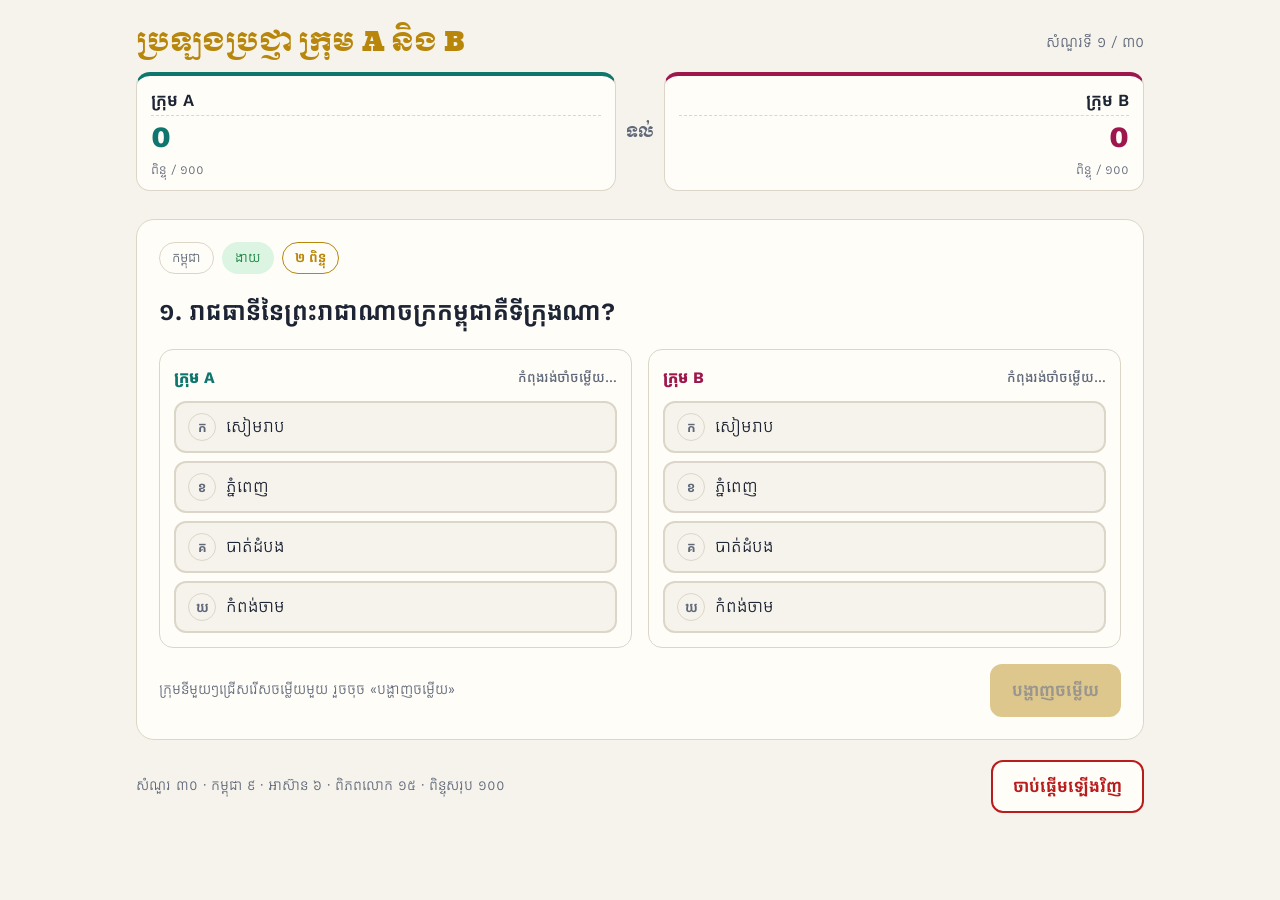
<file: general.html>
<!DOCTYPE html>
<html lang="km">
<head>
<meta charset="utf-8">
<meta name="viewport" content="width=device-width, initial-scale=1, viewport-fit=cover">
<title>ប្រឡងប្រជ្ញា ក្រុម A និង B</title>
<link rel="canonical" href="general.html">
<meta name="description" content="ល្បែងសំណួរចំណេះដឹងទូទៅជាភាសាខ្មែរ សម្រាប់ក្រុមពីរប្រកួតគ្នា៖ សំណួរ ៣០ អំពីកម្ពុជា អាស៊ាន និងពិភពលោក ពិន្ទុសរុប ១០០។">
<meta property="og:title" content="ប្រឡងប្រជ្ញា ក្រុម A និង B">
<meta property="og:description" content="សំណួរចំណេះដឹងទូទៅ ៣០ · កម្ពុជា · អាស៊ាន · ពិភពលោក · ពិន្ទុសរុប ១០០">
<meta property="og:type" content="website">
<meta name="theme-color" content="#1d2433">
<link rel="icon" href="data:image/svg+xml,%3Csvg xmlns='http://www.w3.org/2000/svg' viewBox='0 0 64 64'%3E%3Crect width='64' height='64' rx='14' fill='%231d2433'/%3E%3Ctext x='32' y='44' font-size='34' text-anchor='middle' font-family='serif' fill='%23e2b236'%3E%3F%3C/text%3E%3C/svg%3E">
<link rel="preconnect" href="https://fonts.googleapis.com">
<link rel="preconnect" href="https://fonts.gstatic.com" crossorigin>
<link rel="stylesheet" href="https://fonts.googleapis.com/css2?family=Kantumruy+Pro:wght@400;500;600;700&family=Moul&display=swap">
<style>
/* Layout: one game board — sticky scoreboard on top, one question card in the middle, two team answer columns side by side (stack on phone). */
:root{
  --bg:#f6f3ec;          /* warm paper */
  --panel:#fffdf8;
  --ink:#1d2433;
  --muted:#5f6878;
  --line:#dcd6c8;
  --gold:#b8860b;        /* accent, Angkor gold */
  --teamA:#0f766e;       /* teal */
  --teamA-soft:#d9f0ec;
  --teamB:#9d174d;       /* plum */
  --teamB-soft:#f8dde9;
  --ok:#15803d; --ok-soft:#dcf5e3;
  --bad:#b91c1c; --bad-soft:#fde2e2;
  --display:"Moul","Kantumruy Pro",serif;
  --body:"Kantumruy Pro","Noto Sans Khmer",system-ui,sans-serif;
}
@media (prefers-color-scheme: dark){
  :root:not([data-theme="light"]){
    --bg:#15181f; --panel:#1e222b; --ink:#eef0f3; --muted:#a3abb8; --line:#333a47;
    --gold:#e2b236; --teamA:#3ccbbb; --teamA-soft:#153a37; --teamB:#f06aa5; --teamB-soft:#44192c;
    --ok:#4ade80; --ok-soft:#163a24; --bad:#f87171; --bad-soft:#44201f; color-scheme:dark;
  }
}
:root[data-theme="dark"]{
  --bg:#15181f; --panel:#1e222b; --ink:#eef0f3; --muted:#a3abb8; --line:#333a47;
  --gold:#e2b236; --teamA:#3ccbbb; --teamA-soft:#153a37; --teamB:#f06aa5; --teamB-soft:#44192c;
  --ok:#4ade80; --ok-soft:#163a24; --bad:#f87171; --bad-soft:#44201f; color-scheme:dark;
}
*{box-sizing:border-box}
body{background:var(--bg);color:var(--ink);font-family:var(--body);font-size:17px;line-height:1.7;margin:0}
button{font:inherit;cursor:pointer;color:inherit}
button:focus-visible,input:focus-visible{outline:3px solid var(--gold);outline-offset:2px}
.wrap{max-width:1040px;margin:0 auto;padding-block:16px 48px;padding-left:max(16px,env(safe-area-inset-left,0px));padding-right:max(16px,env(safe-area-inset-right,0px));display:grid;gap:20px}

/* scoreboard */
body::before{content:"";position:fixed;inset:0 0 auto;height:env(safe-area-inset-top,0px);z-index:10;background:var(--bg)}
.board{position:sticky;top:env(safe-area-inset-top,0px);z-index:5;background:var(--bg);padding-block:8px;display:grid;gap:10px}
.head{display:flex;justify-content:space-between;align-items:center;gap:12px;flex-wrap:wrap}
h1{font-family:var(--display);font-weight:400;font-size:clamp(1.15rem,3vw,1.6rem);margin:0;line-height:1.5;color:var(--gold);text-wrap:balance}
.progress{color:var(--muted);font-size:.95rem;font-variant-numeric:tabular-nums}
.scores{display:grid;grid-template-columns:1fr auto 1fr;gap:10px;align-items:stretch}
.score{background:var(--panel);border:1px solid var(--line);border-radius:14px;padding:10px 14px;display:grid;gap:2px;min-width:0;border-top:4px solid var(--teamA)}
.score.b{border-top-color:var(--teamB);text-align:right}
.score input{font:inherit;font-weight:600;background:transparent;border:0;border-bottom:1px dashed var(--line);color:var(--ink);width:100%;min-width:0;padding:0}
.score.b input{text-align:right}
.score .num{font-size:2rem;font-weight:700;line-height:1.2;font-variant-numeric:tabular-nums;color:var(--teamA)}
.score.b .num{color:var(--teamB)}
.score small{color:var(--muted);font-size:.8rem}
.vs{align-self:center;font-family:var(--display);color:var(--muted);font-size:.9rem}

/* question card */
.card{background:var(--panel);border:1px solid var(--line);border-radius:18px;padding:22px;display:grid;gap:16px}
.meta{display:flex;gap:8px;flex-wrap:wrap;align-items:center}
.chip{font-size:.85rem;padding:3px 12px;border-radius:999px;border:1px solid var(--line);color:var(--muted)}
.chip.pts{border-color:var(--gold);color:var(--gold);font-weight:600}
.chip.lv1{background:var(--ok-soft);border-color:transparent;color:var(--ok)}
.chip.lv2{background:#fff3cd33;border-color:var(--gold);color:var(--gold)}
.chip.lv3{background:var(--bad-soft);border-color:transparent;color:var(--bad)}
.q{font-size:clamp(1.2rem,2.6vw,1.55rem);font-weight:600;line-height:1.75;margin:0;text-wrap:balance}

.teams{display:grid;grid-template-columns:1fr 1fr;gap:16px}
@media (max-width:680px){.teams{grid-template-columns:1fr}.scores{grid-template-columns:1fr 1fr}.vs{display:none}}
.team{border:1px solid var(--line);border-radius:14px;padding:14px;display:grid;gap:10px;min-width:0;align-content:start}
.team h2{margin:0;font-size:1rem;font-weight:700;display:flex;justify-content:space-between;align-items:center;gap:8px}
.team.a h2{color:var(--teamA)} .team.b h2{color:var(--teamB)}
.team .state{font-size:.85rem;font-weight:500;color:var(--muted)}
.opts{display:grid;gap:8px}
.opt{display:flex;gap:10px;align-items:flex-start;text-align:left;width:100%;background:var(--bg);border:2px solid var(--line);border-radius:12px;padding:10px 12px;line-height:1.55;transition:border-color .15s,background .15s}
.opt .k{flex:0 0 28px;height:28px;border-radius:50%;border:1px solid var(--line);display:grid;place-items:center;font-size:.85rem;font-weight:600;color:var(--muted)}
.opt:hover:not(:disabled){border-color:var(--muted)}
.team.a .opt.sel{border-color:var(--teamA);background:var(--teamA-soft)} .team.a .opt.sel .k{background:var(--teamA);color:#fff;border-color:var(--teamA)}
.team.b .opt.sel{border-color:var(--teamB);background:var(--teamB-soft)} .team.b .opt.sel .k{background:var(--teamB);color:#fff;border-color:var(--teamB)}
.opt.right{border-color:var(--ok)!important;background:var(--ok-soft)!important}
.opt.right .k{background:var(--ok)!important;border-color:var(--ok)!important;color:#fff!important}
.opt.wrong{border-color:var(--bad)!important;background:var(--bad-soft)!important}
.opt.wrong .k{background:var(--bad)!important;border-color:var(--bad)!important;color:#fff!important}
.opt:disabled{cursor:default;opacity:.92}
.result{font-weight:700;font-size:.95rem}
.result.ok{color:var(--ok)} .result.bad{color:var(--bad)}

.actions{display:flex;gap:10px;flex-wrap:wrap;justify-content:space-between;align-items:center}
.btn{border-radius:12px;padding:10px 20px;font-weight:600;border:2px solid var(--line);background:var(--panel)}
.btn.primary{background:var(--gold);border-color:var(--gold);color:#1d1a10}
.btn.primary:disabled{opacity:.45;cursor:not-allowed}
.btn.ghost{border-color:transparent;color:var(--muted);padding:8px 12px}
.btn.danger{color:var(--bad);border-color:var(--bad)}
.hint{color:var(--muted);font-size:.9rem}
.answerline{padding:12px 14px;border-radius:12px;background:var(--ok-soft);color:var(--ok);font-weight:600;border:1px solid var(--ok)}

/* final */
.final{text-align:center;display:grid;gap:14px;justify-items:center}
.final .winner{font-family:var(--display);font-size:clamp(1.3rem,4vw,2rem);color:var(--gold);line-height:1.7}
.final table{border-collapse:collapse;width:100%;max-width:520px;font-variant-numeric:tabular-nums}
.final td,.final th{padding:8px 10px;border-bottom:1px solid var(--line);text-align:left}
.final td:not(:first-child),.final th:not(:first-child){text-align:right}
.confirm{display:flex;gap:10px;align-items:center;flex-wrap:wrap;background:var(--bad-soft);border:1px solid var(--bad);border-radius:12px;padding:10px 14px;color:var(--ink)}
@media (prefers-reduced-motion:no-preference){.card{animation:in .25s ease}@keyframes in{from{opacity:.6;transform:translateY(4px)}to{opacity:1;transform:none}}}
</style>
<style>html{color-scheme:light}:root{padding-top:env(safe-area-inset-top,0px);padding-bottom:env(safe-area-inset-bottom,0px)}</style>
</head>
<body>
<div class="wrap">
  <header class="board">
    <div class="head">
      <h1>ប្រឡងប្រជ្ញា ក្រុម A និង B</h1>
      <div class="progress" id="progress"></div>
    </div>
    <div class="scores">
      <div class="score a"><input id="nameA" value="ក្រុម A" aria-label="ឈ្មោះក្រុម A"><div class="num" id="scoreA">០</div><small>ពិន្ទុ / ១០០</small></div>
      <div class="vs">ទល់</div>
      <div class="score b"><input id="nameB" value="ក្រុម B" aria-label="ឈ្មោះក្រុម B"><div class="num" id="scoreB">០</div><small>ពិន្ទុ / ១០០</small></div>
    </div>
  </header>

  <main id="main"></main>

  <footer class="actions">
    <span class="hint">សំណួរ ៣០ · កម្ពុជា ៩ · អាស៊ាន ៦ · ពិភពលោក ១៥ · ពិន្ទុសរុប ១០០</span>
    <div id="resetZone"><button class="btn danger" id="resetBtn">ចាប់ផ្តើមឡើងវិញ</button></div>
  </footer>
</div>

<script>
// cat: KH = Cambodia, AS = ASEAN, WD = World.  pts: 2 easy, 3 medium, 5 hard.  a = index of correct option.
const QUESTIONS = [
 {cat:"KH",pts:2,q:"រាជធានីនៃព្រះរាជាណាចក្រកម្ពុជាគឺទីក្រុងណា?",o:["សៀមរាប","ភ្នំពេញ","បាត់ដំបង","កំពង់ចាម"],a:1},
 {cat:"WD",pts:2,q:"ទ្វីបណាធំជាងគេលើពិភពលោក?",o:["អាហ្វ្រិក","អឺរ៉ុប","អាស៊ី","អាមេរិកខាងជើង"],a:2},
 {cat:"AS",pts:2,q:"រាជធានីនៃប្រទេសថៃគឺទីក្រុងណា?",o:["ឈៀងម៉ៃ","ភូកេត","បាងកក","ប៉ាតាយ៉ា"],a:2},
 {cat:"KH",pts:3,q:"ប្រាសាទអង្គរវត្តត្រូវបានកសាងឡើងក្នុងរជ្ជកាលព្រះបាទណា?",o:["ជ័យវរ្ម័នទី៧","សូរ្យវរ្ម័នទី២","យសោវរ្ម័នទី១","ឥន្ទ្រវរ្ម័នទី១"],a:1},
 {cat:"WD",pts:3,q:"ទន្លេណាវែងជាងគេលើពិភពលោក?",o:["អាម៉ាហ្សូន","យ៉ង់សេ","មីស៊ីស៊ីពី","នីល"],a:3},
 {cat:"WD",pts:2,q:"ភពណាធំជាងគេក្នុងប្រព័ន្ធព្រះអាទិត្យ?",o:["ភពសៅរ៍","ភពព្រហស្បតិ៍","ភពផែនដី","ភពអង្គារ"],a:1},
 {cat:"AS",pts:3,q:"សមាគមប្រជាជាតិអាស៊ីអាគ្នេយ៍ (អាស៊ាន) ត្រូវបានបង្កើតឡើងនៅឆ្នាំណា?",o:["១៩៤៥","១៩៦៧","១៩៧៥","១៩៩៩"],a:1},
 {cat:"KH",pts:2,q:"រូបិយប័ណ្ណផ្លូវការរបស់ប្រទេសកម្ពុជាមានឈ្មោះថាអ្វី?",o:["បាត","គីប","រៀល","ដុង"],a:2},
 {cat:"WD",pts:5,q:"ប្រទេសណាមានតំបន់ម៉ោង (time zones) ច្រើនជាងគេលើពិភពលោក?",o:["រុស្ស៊ី","សហរដ្ឋអាមេរិក","បារាំង","ចិន"],a:2},
 {cat:"WD",pts:2,q:"មហាសមុទ្រណាធំជាងគេលើពិភពលោក?",o:["អាត្លង់ទិក","ឥណ្ឌា","អាក់ទិក","ប៉ាស៊ីហ្វិក"],a:3},
 {cat:"KH",pts:3,q:"កម្ពុជាទទួលបានឯករាជ្យពេញលេញពីបារាំង នៅថ្ងៃទី៩ ខែវិច្ឆិកា ឆ្នាំណា?",o:["១៩៤៥","១៩៤៩","១៩៥៣","១៩៧០"],a:2},
 {cat:"AS",pts:5,q:"កោះណាធំជាងគេនៅតំបន់អាស៊ីអាគ្នេយ៍?",o:["ស៊ូម៉ាត្រា","បូណេអូ","ជ្វា","លូសុន"],a:1},
 {cat:"WD",pts:3,q:"រាជធានីនៃប្រទេសកាណាដាគឺទីក្រុងណា?",o:["តូរ៉ុនតូ","វ៉ាន់គូវើ","ម៉ុងរេអាល់","អូតាវ៉ា"],a:3},
 {cat:"WD",pts:2,q:"ប្រទេសណាត្រូវបានគេហៅថា «ទឹកដីនៃព្រះអាទិត្យរះ»?",o:["ចិន","កូរ៉េខាងត្បូង","ជប៉ុន","វៀតណាម"],a:2},
 {cat:"KH",pts:5,q:"ប្រាសាទព្រះវិហារត្រូវបានចុះក្នុងបញ្ជីបេតិកភណ្ឌពិភពលោករបស់អង្គការយូណេស្កូនៅឆ្នាំណា?",o:["១៩៩២","២០០៣","២០០៨","២០១៧"],a:2},
 {cat:"WD",pts:3,q:"អង្គការសហប្រជាជាតិត្រូវបានបង្កើតឡើងនៅឆ្នាំណា?",o:["១៩១៩","១៩៣៩","១៩៤៥","១៩៥០"],a:2},
 {cat:"AS",pts:2,q:"ប្រទេសណាក្នុងអាស៊ានមានផ្ទៃដីតូចជាងគេ?",o:["ប្រ៊ុយណេ","សិង្ហបុរី","កម្ពុជា","ឡាវ"],a:1},
 {cat:"WD",pts:5,q:"ប្រទេសណាមានចំនួនកោះច្រើនជាងគេលើពិភពលោក?",o:["ឥណ្ឌូនេស៊ី","ហ្វីលីពីន","ស៊ុយអែត","ជប៉ុន"],a:2},
 {cat:"KH",pts:3,q:"ទីក្រុងអង្គរធំ និងប្រាសាទបាយ័ន ត្រូវបានកសាងឡើងដោយព្រះបាទណា?",o:["ជ័យវរ្ម័នទី៧","សូរ្យវរ្ម័នទី១","ជ័យវរ្ម័នទី២","ឧទ័យទិត្យវរ្ម័នទី២"],a:0},
 {cat:"WD",pts:3,q:"អ្នកណាជាមនុស្សដំបូងគេដែលបានដើរលើភពព្រះចន្ទ?",o:["យូរី ហ្គាហ្គារីន","ប៊ាស អលឌ្រីន","នីល អាមស្ត្រុង","ចន ហ្គ្លេន"],a:2},
 {cat:"AS",pts:3,q:"ទីស្នាក់ការកណ្តាលរបស់អាស៊ានស្ថិតនៅទីក្រុងណា?",o:["បាងកក","កូឡាឡាំពួរ","ហ្សាកាតា","សិង្ហបុរី"],a:2},
 {cat:"WD",pts:5,q:"ភាសាណាមានអ្នកនិយាយជាភាសាកំណើតច្រើនជាងគេលើពិភពលោក?",o:["អង់គ្លេស","ហិណ្ឌី","អេស្ប៉ាញ","ចិនកុកងឺ"],a:3},
 {cat:"KH",pts:5,q:"ភ្នំណាខ្ពស់ជាងគេនៅប្រទេសកម្ពុជា?",o:["ភ្នំបូកគោ","ភ្នំឱរ៉ាល់","ភ្នំគូលែន","ភ្នំសំកុស"],a:1},
 {cat:"WD",pts:2,q:"ទីស្នាក់ការកណ្តាលអង្គការសហប្រជាជាតិស្ថិតនៅទីក្រុងណា?",o:["ហ្សឺណែវ","ញូវយ៉ក","ប៉ារីស","ឡុងដ៍"],a:1},
 {cat:"WD",pts:3,q:"ប្រទេសណាមានចំនួនប្រជាជនច្រើនជាងគេលើពិភពលោកនាពេលបច្ចុប្បន្ន?",o:["ចិន","ឥណ្ឌា","សហរដ្ឋអាមេរិក","ឥណ្ឌូនេស៊ី"],a:1},
 {cat:"AS",pts:5,q:"ប្រទេសណាក្នុងអាស៊ីអាគ្នេយ៍ដែលមិនធ្លាប់ស្ថិតក្រោមអាណានិគមអឺរ៉ុប?",o:["មីយ៉ាន់ម៉ា","វៀតណាម","ថៃ","ហ្វីលីពីន"],a:2},
 {cat:"WD",pts:5,q:"រាជធានីនៃប្រទេសកាហ្សាក់ស្ថានគឺទីក្រុងណា?",o:["តាស្កិន","អាល់ម៉ាទី","អាស្តាណា","ប៊ីស្កេក"],a:2},
 {cat:"KH",pts:2,q:"ប្រាសាទអង្គរវត្តស្ថិតនៅក្នុងខេត្តណា?",o:["បាត់ដំបង","សៀមរាប","កំពង់ធំ","ព្រះវិហារ"],a:1},
 {cat:"WD",pts:5,q:"កំពូលភ្នំអេវើរេស្ត មានកម្ពស់ប្រហែលប៉ុន្មានម៉ែត្រពីលើនីវ៉ូទឹកសមុទ្រ?",o:["៧.៩៥០ ម","៨.៨៤៩ ម","៩.៣០០ ម","៨.១២៥ ម"],a:1},
 {cat:"KH",pts:5,q:"ខេត្តណាមានផ្ទៃដីធំជាងគេនៅប្រទេសកម្ពុជា?",o:["រតនគិរី","ក្រចេះ","មណ្ឌលគិរី","កំពង់ធំ"],a:2},
];
const CAT = {KH:"កម្ពុជា", AS:"អាស៊ាន", WD:"ពិភពលោក"};
const LEVEL = {2:["ងាយ","lv1"], 3:["មធ្យម","lv2"], 5:["ពិបាក","lv3"]};
const LETTERS = ["ក","ខ","គ","ឃ"];
const KEY = "khmer-team-quiz-v1";
const km = n => String(n).replace(/\d/g, d => "០១២៣៤៥៦៧៨៩"[d]);

const fresh = () => ({i:0, picks:[], revealed:false, scoreA:0, scoreB:0, nameA:"ក្រុម A", nameB:"ក្រុម B", log:[]});
let S = fresh();
try { const raw = localStorage.getItem(KEY); if (raw) { const p = JSON.parse(raw); if (p && typeof p.i === "number") S = Object.assign(fresh(), p); } } catch (e) {}
const save = () => { try { localStorage.setItem(KEY, JSON.stringify(S)); } catch (e) {} };

const $ = id => document.getElementById(id);
const main = $("main");
let confirming = false;

function pick(team, idx){ if (S.revealed) return; S.picks[S.i] = S.picks[S.i] || {}; S.picks[S.i][team] = idx; save(); render(); }
function reveal(){
  const q = QUESTIONS[S.i], p = S.picks[S.i] || {};
  const gA = p.A === q.a, gB = p.B === q.a;
  if (gA) S.scoreA += q.pts; if (gB) S.scoreB += q.pts;
  S.log[S.i] = {A:gA, B:gB}; S.revealed = true; save(); render();
}
function next(){ S.i += 1; S.revealed = false; save(); render(); }
function reset(){ S = fresh(); save(); confirming = false; render(); }

function teamPanel(team, q, p, done){
  const chosen = p[team];
  const name = team === "A" ? S.nameA : S.nameB;
  let state = chosen == null ? "កំពុងរង់ចាំចម្លើយ…" : (done ? "" : "បានជ្រើសរើស ✓");
  let result = "";
  if (done) result = chosen == null ? `<div class="result bad">មិនបានឆ្លើយ · ០ ពិន្ទុ</div>`
    : chosen === q.a ? `<div class="result ok">ត្រឹមត្រូវ! +${km(q.pts)} ពិន្ទុ</div>`
    : `<div class="result bad">ខុស · ០ ពិន្ទុ</div>`;
  const opts = q.o.map((t,i) => {
    let cls = "opt"; if (!done && chosen === i) cls += " sel";
    if (done) { if (i === q.a) cls += " right"; else if (chosen === i) cls += " wrong"; }
    return `<button class="${cls}" ${done ? "disabled" : ""} data-team="${team}" data-i="${i}" aria-pressed="${chosen===i}"><span class="k">${LETTERS[i]}</span><span>${t}</span></button>`;
  }).join("");
  return `<section class="team ${team.toLowerCase()}"><h2><span>${name}</span><span class="state">${state}</span></h2><div class="opts">${opts}</div>${result}</section>`;
}

function render(){
  $("scoreA").textContent = km(S.scoreA); $("scoreB").textContent = km(S.scoreB);
  if (document.activeElement !== $("nameA")) $("nameA").value = S.nameA;
  if (document.activeElement !== $("nameB")) $("nameB").value = S.nameB;
  $("resetZone").innerHTML = confirming
    ? `<div class="confirm"><span>លុបពិន្ទុទាំងអស់ ហើយចាប់ផ្តើមពីសំណួរទី១?</span><button class="btn danger" id="resetYes">បាទ/ចាស ចាប់ផ្តើមឡើងវិញ</button><button class="btn ghost" id="resetNo">ទេ</button></div>`
    : `<button class="btn danger" id="resetBtn">ចាប់ផ្តើមឡើងវិញ</button>`;

  if (S.i >= QUESTIONS.length) {
    $("progress").textContent = "បញ្ចប់ការប្រកួត";
    const a = S.scoreA, b = S.scoreB;
    const winner = a === b ? "ស្មើគ្នា!" : (a > b ? `${S.nameA} ឈ្នះ!` : `${S.nameB} ឈ្នះ!`);
    const rows = Object.keys(CAT).map(c => {
      let ta = 0, tb = 0, tot = 0;
      QUESTIONS.forEach((q,i) => { if (q.cat !== c) return; tot += q.pts; const l = S.log[i] || {}; if (l.A) ta += q.pts; if (l.B) tb += q.pts; });
      return `<tr><td>${CAT[c]}</td><td>${km(ta)}</td><td>${km(tb)}</td><td>${km(tot)}</td></tr>`;
    }).join("");
    main.innerHTML = `<div class="card final">
      <div class="winner">${winner}</div>
      <div style="font-size:1.4rem;font-weight:700;font-variant-numeric:tabular-nums"><span style="color:var(--teamA)">${S.nameA} ${km(a)}</span> &nbsp;·&nbsp; <span style="color:var(--teamB)">${S.nameB} ${km(b)}</span></div>
      <table><thead><tr><th>ប្រភេទ</th><th>${S.nameA}</th><th>${S.nameB}</th><th>ពិន្ទុអតិបរមា</th></tr></thead><tbody>${rows}</tbody></table>
      <button class="btn primary" id="playAgain">លេងម្តងទៀត</button></div>`;
    return;
  }

  const q = QUESTIONS[S.i], p = S.picks[S.i] || {}, done = S.revealed;
  const both = p.A != null && p.B != null;
  $("progress").textContent = `សំណួរទី ${km(S.i+1)} / ${km(QUESTIONS.length)}`;
  const [lvName, lvCls] = LEVEL[q.pts];
  main.innerHTML = `<article class="card">
    <div class="meta"><span class="chip">${CAT[q.cat]}</span><span class="chip ${lvCls}">${lvName}</span><span class="chip pts">${km(q.pts)} ពិន្ទុ</span></div>
    <h2 class="q">${km(S.i+1)}. ${q.q}</h2>
    <div class="teams">${teamPanel("A",q,p,done)}${teamPanel("B",q,p,done)}</div>
    ${done ? `<div class="answerline">ចម្លើយត្រឹមត្រូវ៖ ${LETTERS[q.a]}. ${q.o[q.a]}</div>` : ""}
    <div class="actions">
      <span class="hint">${done ? "" : (both ? "ក្រុមទាំងពីរបានឆ្លើយរួចហើយ" : "ក្រុមនីមួយៗជ្រើសរើសចម្លើយមួយ រួចចុច «បង្ហាញចម្លើយ»")}</span>
      ${done ? `<button class="btn primary" id="nextBtn">${S.i+1 === QUESTIONS.length ? "មើលលទ្ធផល" : "សំណួរបន្ទាប់ →"}</button>`
             : `<button class="btn primary" id="revealBtn" ${both ? "" : "disabled"}>បង្ហាញចម្លើយ</button>`}
    </div></article>`;
}

document.addEventListener("click", e => {
  const b = e.target.closest("button"); if (!b) return;
  if (b.dataset.team) pick(b.dataset.team, +b.dataset.i);
  else if (b.id === "revealBtn") reveal();
  else if (b.id === "nextBtn") next();
  else if (b.id === "playAgain" || b.id === "resetBtn") { confirming = true; render(); }
  else if (b.id === "resetYes") reset();
  else if (b.id === "resetNo") { confirming = false; render(); }
});
$("nameA").addEventListener("input", e => { S.nameA = e.target.value || "ក្រុម A"; save(); render(); });
$("nameB").addEventListener("input", e => { S.nameB = e.target.value || "ក្រុម B"; save(); render(); });
render();
</script>
</body>
</html>
</file>
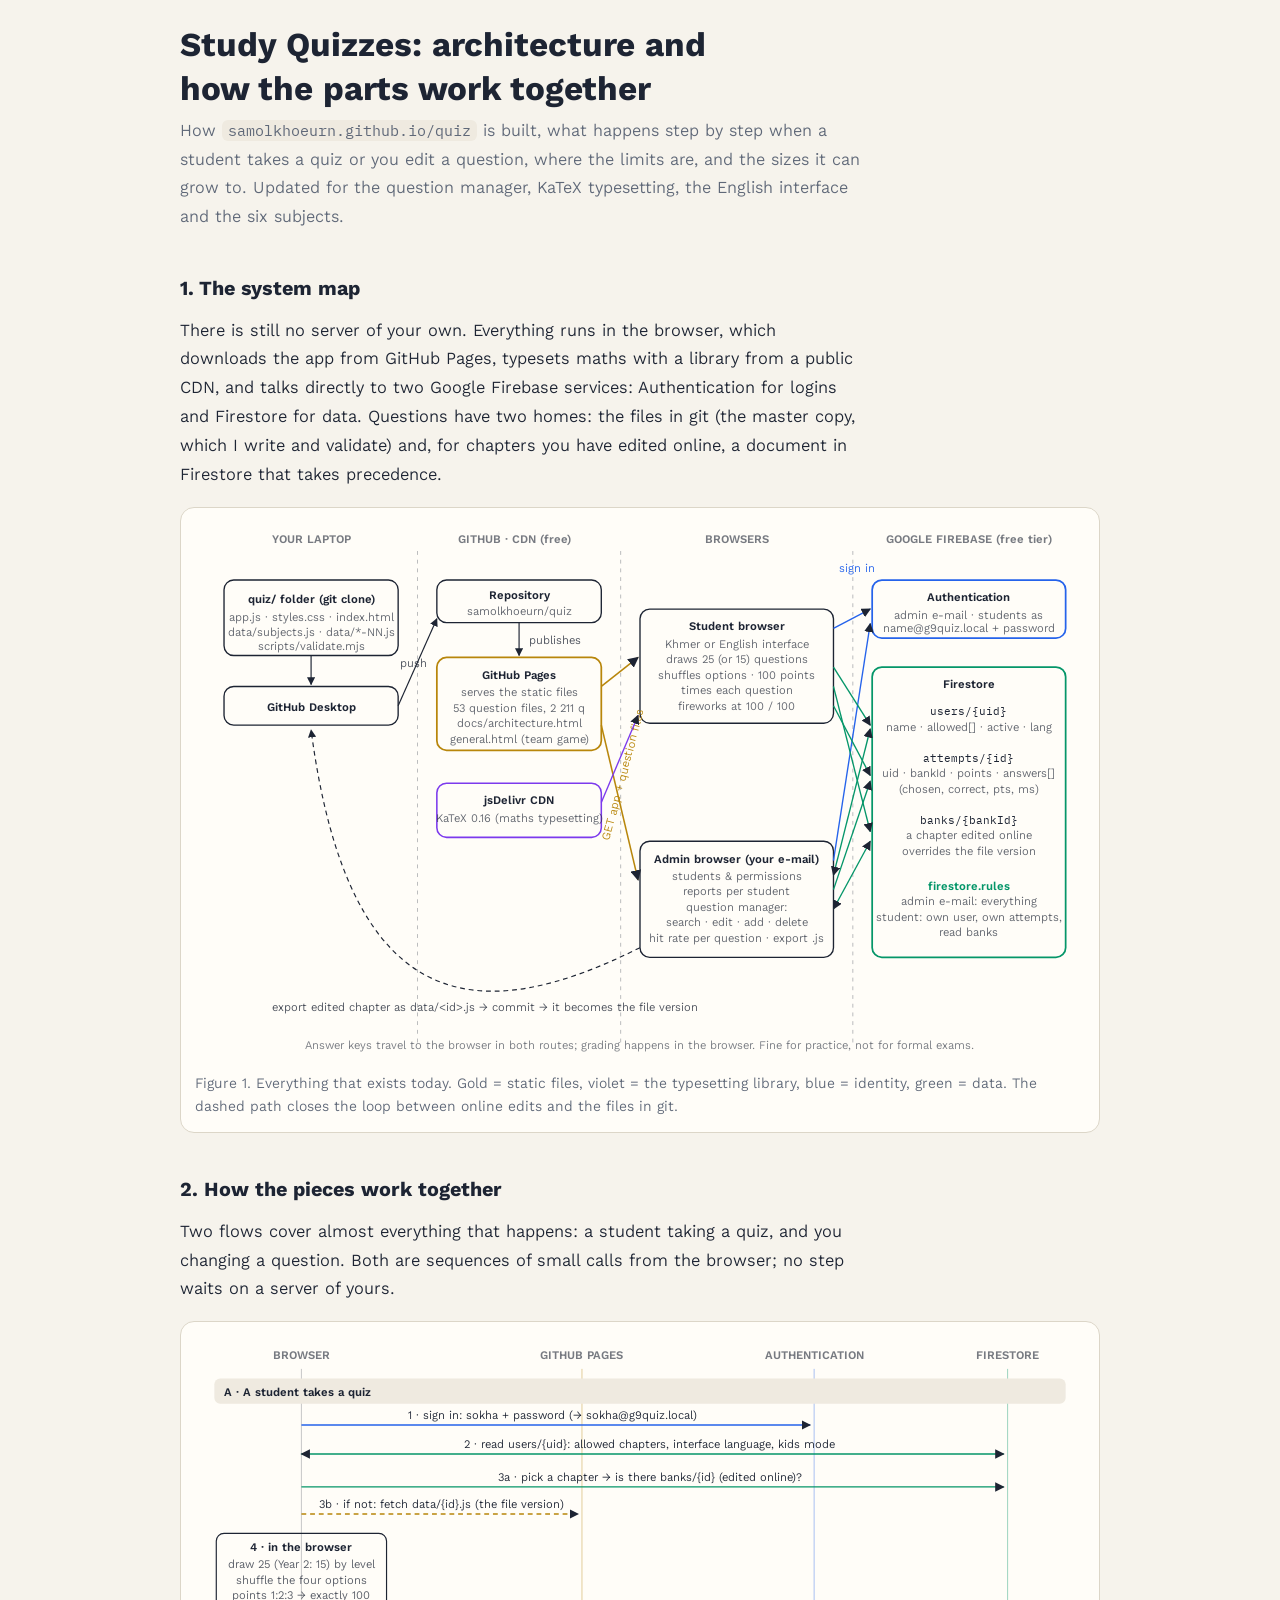
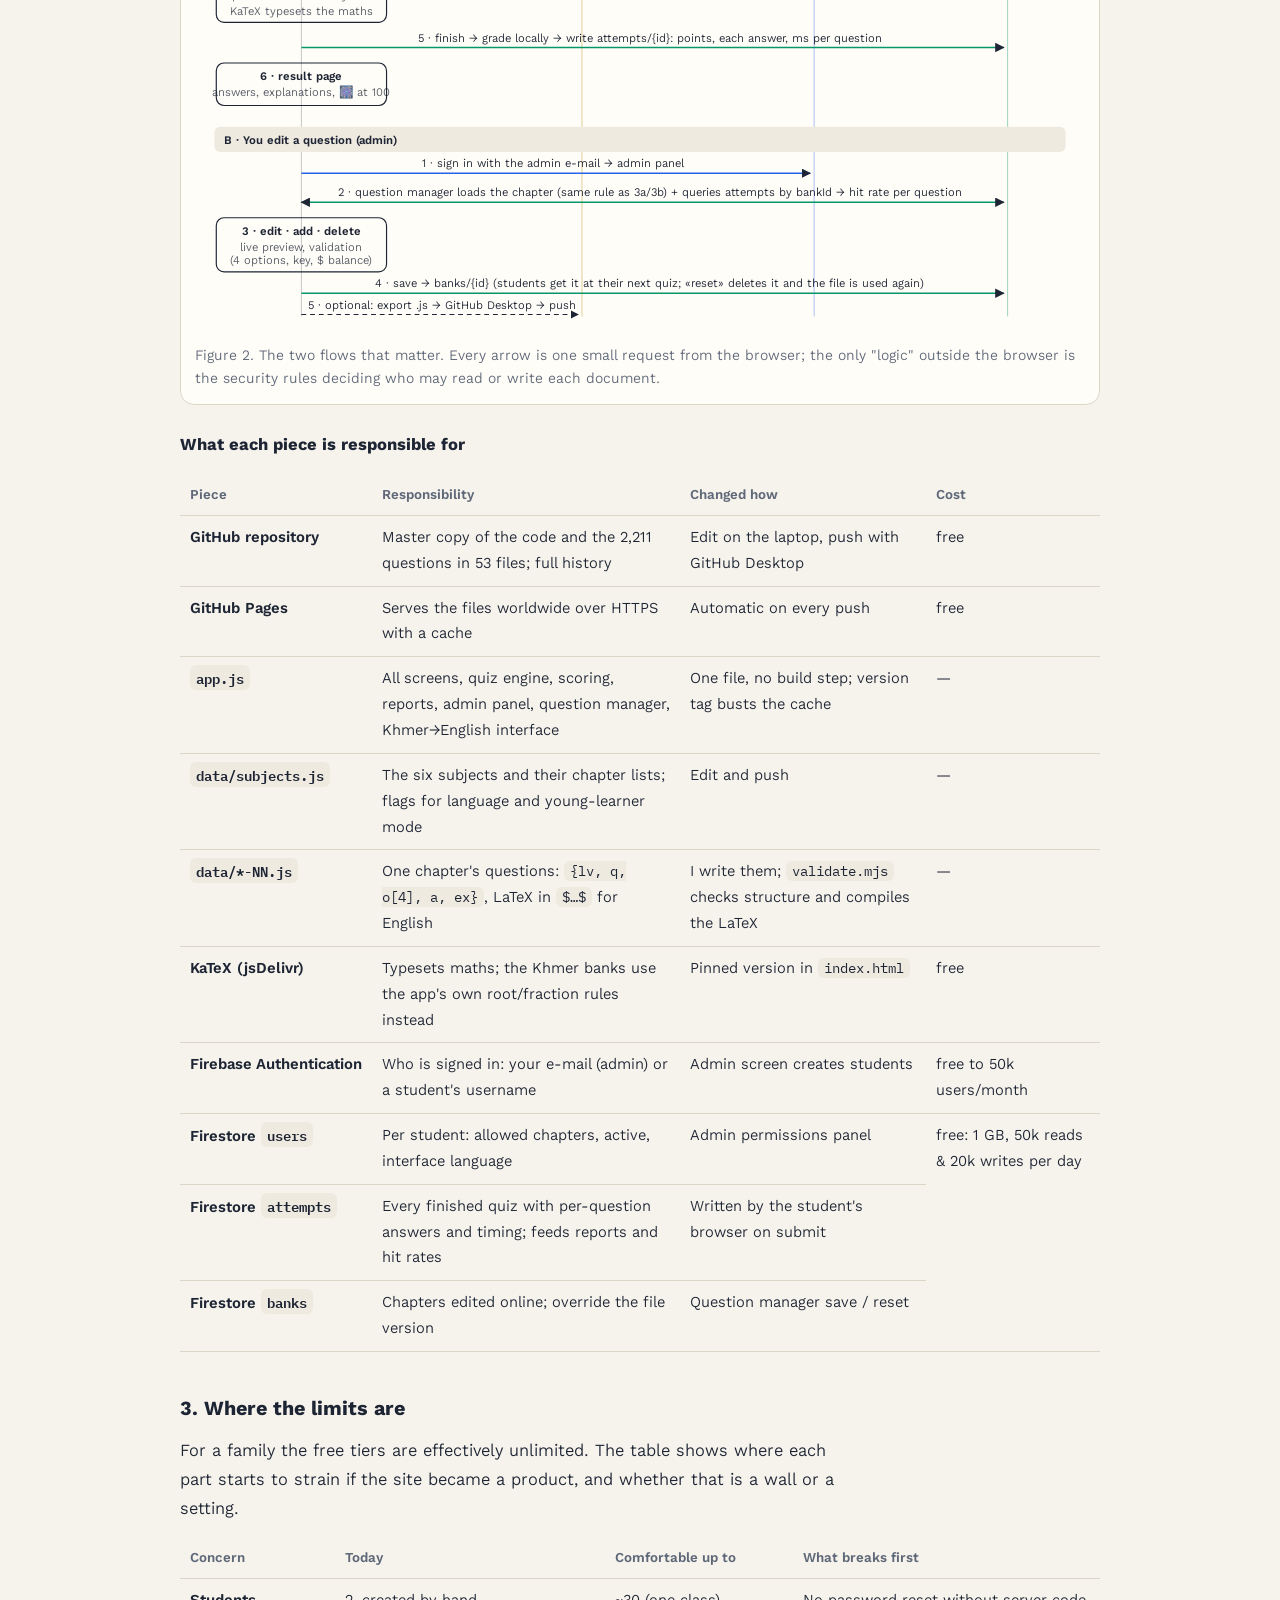
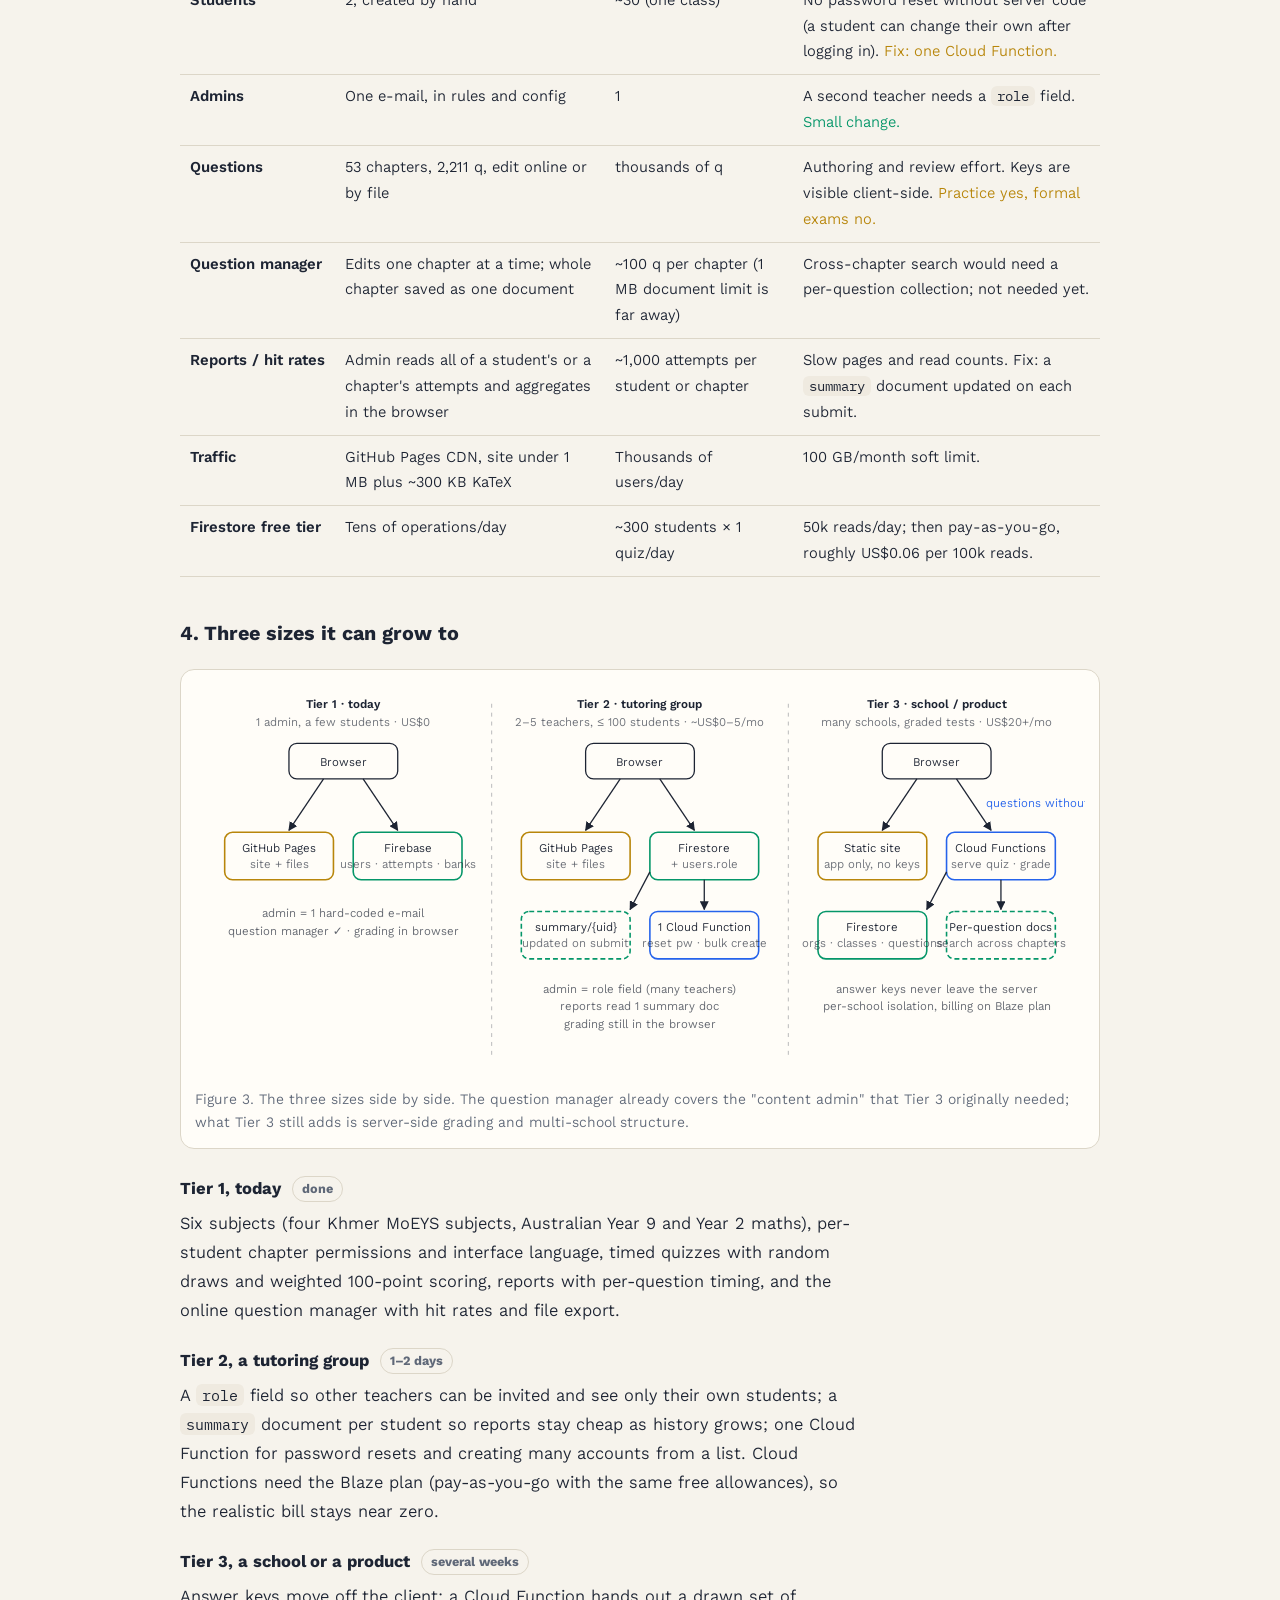
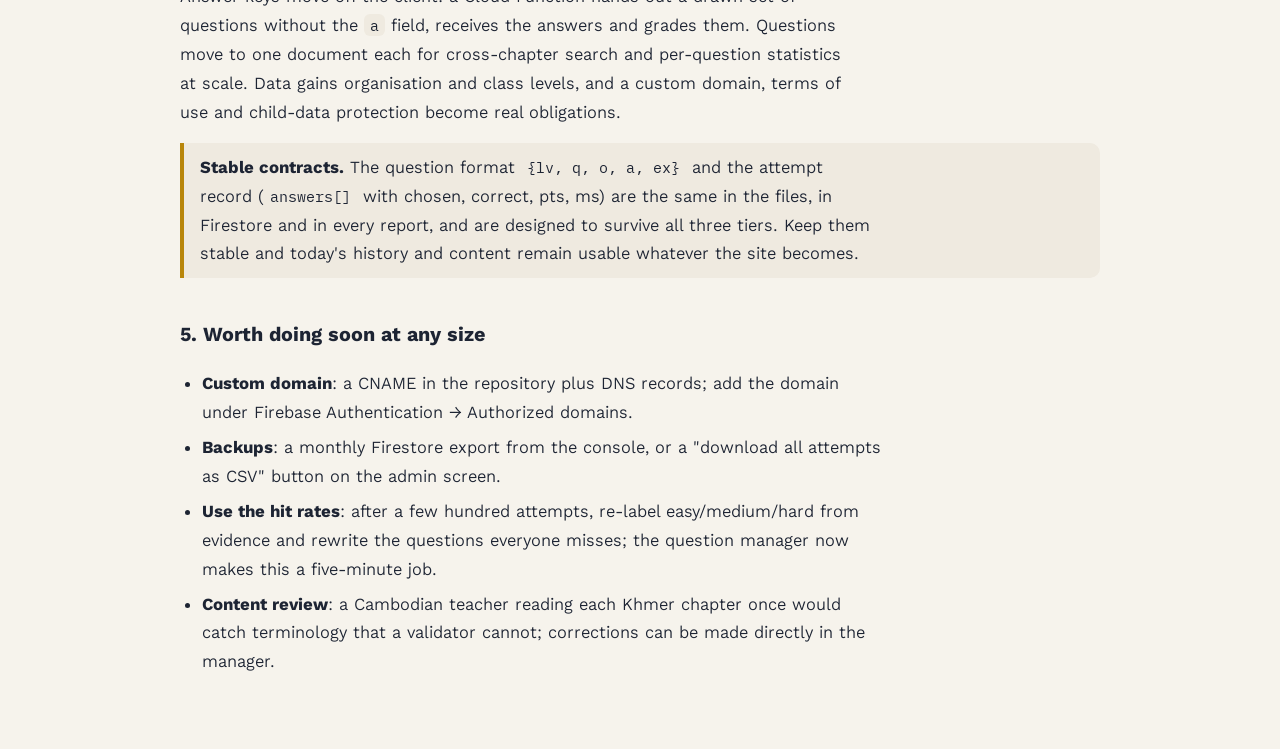
<file: docs/architecture.html>
<!DOCTYPE html>
<html lang="en">
<head>
<meta charset="utf-8">
<meta name="viewport" content="width=device-width, initial-scale=1">
<title>Study Quizzes — Architecture</title>
<link rel="stylesheet" href="https://fonts.googleapis.com/css2?family=Kantumruy+Pro:wght@400;500;600;700&family=IBM+Plex+Mono:wght@400;500&display=swap">
<style>
/* Layout: one reading column; three inline SVG figures (system map, the two flows, scale tiers); tables for limits and tiers. */
:root{
  --bg:#f6f3ec; --panel:#fffdf8; --ink:#1d2433; --muted:#5f6878; --line:#dcd6c8; --soft:#efeae0;
  --gold:#b8860b; --blue:#2563eb; --green:#059669; --red:#b91c1c; --violet:#7c3aed;
  --body:"Kantumruy Pro",system-ui,sans-serif; --mono:"IBM Plex Mono",ui-monospace,monospace;
}
@media (prefers-color-scheme: dark){ :root:not([data-theme="light"]){ --bg:#15181f; --panel:#1e222b; --ink:#eef0f3; --muted:#a3abb8; --line:#333a47; --soft:#262b36; --gold:#e2b236; --blue:#60a5fa; --green:#34d399; --red:#f87171; --violet:#a78bfa; color-scheme:dark } }
:root[data-theme="dark"]{ --bg:#15181f; --panel:#1e222b; --ink:#eef0f3; --muted:#a3abb8; --line:#333a47; --soft:#262b36; --gold:#e2b236; --blue:#60a5fa; --green:#34d399; --red:#f87171; --violet:#a78bfa; color-scheme:dark }
body{background:var(--bg);color:var(--ink);font-family:var(--body);font-size:17px;line-height:1.7;margin:0}
.wrap{max-width:920px;margin:0 auto;padding-block:24px 56px;padding-left:max(16px,env(safe-area-inset-left,0px));padding-right:max(16px,env(safe-area-inset-right,0px))}
h1{font-size:clamp(1.5rem,4vw,2.1rem);line-height:1.3;margin:0 0 6px;text-wrap:balance}
h2{font-size:1.25rem;margin:40px 0 10px;text-wrap:balance}
h3{font-size:1.05rem;margin:22px 0 6px}
p{margin:0 0 14px;max-width:68ch}
.lede{color:var(--muted);font-size:1.05rem}
code{font-family:var(--mono);font-size:.9em;background:var(--soft);padding:1px 6px;border-radius:6px}
figure{margin:18px 0 26px;background:var(--panel);border:1px solid var(--line);border-radius:14px;padding:14px}
figure svg{display:block;width:100%;max-width:100%;height:auto}
figcaption{color:var(--muted);font-size:.9rem;margin-top:8px;line-height:1.6}
.tablewrap{overflow-x:auto;margin:14px 0 20px}
table{border-collapse:collapse;width:100%;font-size:.95rem;min-width:620px}
th,td{padding:9px 10px;border-bottom:1px solid var(--line);text-align:left;vertical-align:top}
th{color:var(--muted);font-weight:600;font-size:.85rem}
td:first-child{font-weight:600;white-space:nowrap}
.tag{display:inline-block;font-size:.8rem;padding:1px 9px;border-radius:999px;border:1px solid var(--line);color:var(--muted);margin-left:6px;vertical-align:middle}
.good{color:var(--green)} .warn{color:var(--gold)} .bad{color:var(--red)}
.callout{border-left:4px solid var(--gold);background:var(--soft);padding:10px 16px;border-radius:0 10px 10px 0;margin:16px 0}
.callout p:last-child{margin:0}
ul{max-width:68ch;padding-left:22px} li{margin-bottom:6px}
</style>
</head>
<body>
<div class="wrap">
<h1>Study Quizzes: architecture and how the parts work together</h1>
<p class="lede">How <code>samolkhoeurn.github.io/quiz</code> is built, what happens step by step when a student takes a quiz or you edit a question, where the limits are, and the sizes it can grow to. Updated for the question manager, KaTeX typesetting, the English interface and the six subjects.</p>

<h2>1. The system map</h2>
<p>There is still no server of your own. Everything runs in the browser, which downloads the app from GitHub Pages, typesets maths with a library from a public CDN, and talks directly to two Google Firebase services: Authentication for logins and Firestore for data. Questions have two homes: the files in git (the master copy, which I write and validate) and, for chapters you have edited online, a document in Firestore that takes precedence.</p>

<figure>
<svg viewBox="0 0 920 560" role="img" aria-label="System map. Left: your laptop with the quiz folder, pushed to the GitHub repository, which GitHub Pages publishes as static files (app, styles, subject list, 53 question files). Centre: student and admin browsers load those files and KaTeX from a CDN. Right: Firebase Authentication for sign-in and Firestore with four collections: users (permissions, language), attempts (results with per-question timing), banks (chapters edited online, which override the files). The admin's question manager reads a bank, edits it and saves it to Firestore, and can export it back to a file." font-family="Kantumruy Pro, system-ui, sans-serif" font-size="12" fill="currentColor">
  <defs><marker id="ar" viewBox="0 0 10 10" refX="9" refY="5" markerWidth="7" markerHeight="7" orient="auto-start-reverse"><path d="M0 0L10 5L0 10z" fill="currentColor"/></marker></defs>
  <text x="120" y="22" text-anchor="middle" font-weight="600" opacity=".6">YOUR LAPTOP</text>
  <text x="330" y="22" text-anchor="middle" font-weight="600" opacity=".6">GITHUB · CDN (free)</text>
  <text x="560" y="22" text-anchor="middle" font-weight="600" opacity=".6">BROWSERS</text>
  <text x="800" y="22" text-anchor="middle" font-weight="600" opacity=".6">GOOGLE FIREBASE (free tier)</text>
  <line x1="230" y1="30" x2="230" y2="540" stroke="currentColor" stroke-dasharray="4 5" opacity=".3"/>
  <line x1="440" y1="30" x2="440" y2="540" stroke="currentColor" stroke-dasharray="4 5" opacity=".3"/>
  <line x1="680" y1="30" x2="680" y2="540" stroke="currentColor" stroke-dasharray="4 5" opacity=".3"/>

  <!-- laptop -->
  <rect x="30" y="60" width="180" height="78" rx="10" fill="none" stroke="currentColor" stroke-width="1.4"/>
  <text x="120" y="84" text-anchor="middle" font-weight="600">quiz/ folder (git clone)</text>
  <text x="120" y="102" text-anchor="middle" opacity=".7">app.js · styles.css · index.html</text>
  <text x="120" y="118" text-anchor="middle" opacity=".7">data/subjects.js · data/*-NN.js</text>
  <text x="120" y="132" text-anchor="middle" opacity=".7">scripts/validate.mjs</text>
  <rect x="30" y="170" width="180" height="40" rx="10" fill="none" stroke="currentColor" stroke-width="1.4"/>
  <text x="120" y="195" text-anchor="middle" font-weight="600">GitHub Desktop</text>
  <line x1="120" y1="138" x2="120" y2="168" stroke="currentColor" stroke-width="1.2" marker-end="url(#ar)"/>

  <!-- github -->
  <rect x="250" y="60" width="170" height="44" rx="10" fill="none" stroke="currentColor" stroke-width="1.4"/>
  <text x="335" y="80" text-anchor="middle" font-weight="600">Repository</text>
  <text x="335" y="96" text-anchor="middle" opacity=".7">samolkhoeurn/quiz</text>
  <line x1="210" y1="190" x2="250" y2="100" stroke="currentColor" stroke-width="1.2" marker-end="url(#ar)"/>
  <text x="212" y="150" opacity=".8">push</text>
  <rect x="250" y="140" width="170" height="96" rx="10" fill="none" stroke="var(--gold)" stroke-width="1.8"/>
  <text x="335" y="162" text-anchor="middle" font-weight="600">GitHub Pages</text>
  <text x="335" y="180" text-anchor="middle" opacity=".7">serves the static files</text>
  <text x="335" y="196" text-anchor="middle" opacity=".7">53 question files, 2 211 q</text>
  <text x="335" y="212" text-anchor="middle" opacity=".7">docs/architecture.html</text>
  <text x="335" y="228" text-anchor="middle" opacity=".7">general.html (team game)</text>
  <line x1="335" y1="104" x2="335" y2="138" stroke="currentColor" stroke-width="1.2" marker-end="url(#ar)"/>
  <text x="345" y="126" opacity=".8">publishes</text>
  <rect x="250" y="270" width="170" height="56" rx="10" fill="none" stroke="var(--violet)" stroke-width="1.6"/>
  <text x="335" y="292" text-anchor="middle" font-weight="600">jsDelivr CDN</text>
  <text x="335" y="310" text-anchor="middle" opacity=".7">KaTeX 0.16 (maths typesetting)</text>

  <!-- browsers -->
  <rect x="460" y="90" width="200" height="118" rx="10" fill="none" stroke="currentColor" stroke-width="1.4"/>
  <text x="560" y="112" text-anchor="middle" font-weight="600">Student browser</text>
  <text x="560" y="130" text-anchor="middle" opacity=".7">Khmer or English interface</text>
  <text x="560" y="146" text-anchor="middle" opacity=".7">draws 25 (or 15) questions</text>
  <text x="560" y="162" text-anchor="middle" opacity=".7">shuffles options · 100 points</text>
  <text x="560" y="178" text-anchor="middle" opacity=".7">times each question</text>
  <text x="560" y="194" text-anchor="middle" opacity=".7">fireworks at 100 / 100</text>
  <rect x="460" y="330" width="200" height="120" rx="10" fill="none" stroke="currentColor" stroke-width="1.4"/>
  <text x="560" y="352" text-anchor="middle" font-weight="600">Admin browser (your e-mail)</text>
  <text x="560" y="370" text-anchor="middle" opacity=".7">students &amp; permissions</text>
  <text x="560" y="386" text-anchor="middle" opacity=".7">reports per student</text>
  <text x="560" y="402" text-anchor="middle" opacity=".7">question manager:</text>
  <text x="560" y="418" text-anchor="middle" opacity=".7">search · edit · add · delete</text>
  <text x="560" y="434" text-anchor="middle" opacity=".7">hit rate per question · export .js</text>
  <!-- pages -> browsers -->
  <line x1="420" y1="170" x2="458" y2="140" stroke="var(--gold)" stroke-width="1.6" marker-end="url(#ar)"/>
  <line x1="420" y1="210" x2="458" y2="370" stroke="var(--gold)" stroke-width="1.6" marker-end="url(#ar)"/>
  <text x="446" y="262" text-anchor="middle" fill="var(--gold)" transform="rotate(-75 446 262)">GET app + question files</text>
  <line x1="420" y1="290" x2="458" y2="200" stroke="var(--violet)" stroke-width="1.4" marker-end="url(#ar)"/>

  <!-- firebase -->
  <rect x="700" y="60" width="200" height="60" rx="10" fill="none" stroke="var(--blue)" stroke-width="1.8"/>
  <text x="800" y="82" text-anchor="middle" font-weight="600">Authentication</text>
  <text x="800" y="100" text-anchor="middle" opacity=".7">admin e-mail · students as</text>
  <text x="800" y="114" text-anchor="middle" opacity=".7">name@g9quiz.local + password</text>
  <rect x="700" y="150" width="200" height="300" rx="10" fill="none" stroke="var(--green)" stroke-width="1.8"/>
  <text x="800" y="172" text-anchor="middle" font-weight="600">Firestore</text>
  <text x="800" y="200" text-anchor="middle" font-family="IBM Plex Mono, monospace" font-size="11">users/{uid}</text>
  <text x="800" y="216" text-anchor="middle" opacity=".7">name · allowed[] · active · lang</text>
  <text x="800" y="248" text-anchor="middle" font-family="IBM Plex Mono, monospace" font-size="11">attempts/{id}</text>
  <text x="800" y="264" text-anchor="middle" opacity=".7">uid · bankId · points · answers[]</text>
  <text x="800" y="280" text-anchor="middle" opacity=".7">(chosen, correct, pts, ms)</text>
  <text x="800" y="312" text-anchor="middle" font-family="IBM Plex Mono, monospace" font-size="11">banks/{bankId}</text>
  <text x="800" y="328" text-anchor="middle" opacity=".7">a chapter edited online</text>
  <text x="800" y="344" text-anchor="middle" opacity=".7">overrides the file version</text>
  <text x="800" y="380" text-anchor="middle" fill="var(--green)" font-weight="600">firestore.rules</text>
  <text x="800" y="396" text-anchor="middle" opacity=".7">admin e-mail: everything</text>
  <text x="800" y="412" text-anchor="middle" opacity=".7">student: own user, own attempts,</text>
  <text x="800" y="428" text-anchor="middle" opacity=".7">read banks</text>

  <!-- browser <-> firebase -->
  <line x1="660" y1="110" x2="698" y2="90" stroke="var(--blue)" stroke-width="1.4" marker-end="url(#ar)"/>
  <line x1="660" y1="350" x2="698" y2="105" stroke="var(--blue)" stroke-width="1.4" marker-end="url(#ar)"/>
  <text x="684" y="52" text-anchor="middle" fill="var(--blue)">sign in</text>
  <line x1="660" y1="150" x2="698" y2="210" stroke="var(--green)" stroke-width="1.4" marker-end="url(#ar)"/>
  <line x1="660" y1="170" x2="698" y2="320" stroke="var(--green)" stroke-width="1.4" marker-end="url(#ar)"/>
  <line x1="660" y1="190" x2="698" y2="262" stroke="var(--green)" stroke-width="1.4" marker-end="url(#ar)"/>
  <line x1="660" y1="400" x2="698" y2="330" stroke="var(--green)" stroke-width="1.4" marker-end="url(#ar)" marker-start="url(#ar)"/>
  <line x1="660" y1="380" x2="698" y2="268" stroke="var(--green)" stroke-width="1.4" marker-end="url(#ar)"/>
  <line x1="660" y1="365" x2="698" y2="214" stroke="var(--green)" stroke-width="1.4" marker-end="url(#ar)" marker-start="url(#ar)"/>
  <!-- export back to laptop -->
  <path d="M460 440 C 300 520, 160 520, 120 215" fill="none" stroke="currentColor" stroke-width="1.2" stroke-dasharray="5 4" marker-end="url(#ar)"/>
  <text x="300" y="505" text-anchor="middle" opacity=".8">export edited chapter as data/&lt;id&gt;.js → commit → it becomes the file version</text>
  <text x="460" y="545" text-anchor="middle" opacity=".6">Answer keys travel to the browser in both routes; grading happens in the browser. Fine for practice, not for formal exams.</text>
</svg>
<figcaption>Figure 1. Everything that exists today. Gold = static files, violet = the typesetting library, blue = identity, green = data. The dashed path closes the loop between online edits and the files in git.</figcaption>
</figure>

<h2>2. How the pieces work together</h2>
<p>Two flows cover almost everything that happens: a student taking a quiz, and you changing a question. Both are sequences of small calls from the browser; no step waits on a server of yours.</p>

<figure>
<svg viewBox="0 0 920 620" role="img" aria-label="Two flows. Flow A, a student takes a quiz: 1 sign in with username and password; 2 read own users document for allowed chapters and language; 3 pick a chapter, the app looks for banks/{id} in Firestore and, if absent, fetches data/{id}.js from GitHub Pages; 4 the browser draws questions stratified by level, shuffles options, assigns points summing to 100, KaTeX typesets the maths; 5 on finish it grades locally and writes one attempts document with per-question timing; 6 the result page shows explanations, and fireworks at 100. Flow B, the admin edits a question: 1 sign in with the admin e-mail; 2 open the question manager, which loads the chapter by the same rule and queries attempts by bankId for hit rates; 3 edit, add or delete with live preview and validation; 4 save writes banks/{id}; students get it on their next quiz; 5 optionally export the chapter as a file and commit it." font-family="Kantumruy Pro, system-ui, sans-serif" font-size="12" fill="currentColor">
  <defs><marker id="ar2" viewBox="0 0 10 10" refX="9" refY="5" markerWidth="7" markerHeight="7" orient="auto-start-reverse"><path d="M0 0L10 5L0 10z" fill="currentColor"/></marker></defs>
  <!-- lanes -->
  <text x="110" y="24" text-anchor="middle" font-weight="600" opacity=".6">BROWSER</text>
  <text x="400" y="24" text-anchor="middle" font-weight="600" opacity=".6">GITHUB PAGES</text>
  <text x="640" y="24" text-anchor="middle" font-weight="600" opacity=".6">AUTHENTICATION</text>
  <text x="840" y="24" text-anchor="middle" font-weight="600" opacity=".6">FIRESTORE</text>
  <line x1="110" y1="34" x2="110" y2="600" stroke="currentColor" opacity=".25"/>
  <line x1="400" y1="34" x2="400" y2="600" stroke="var(--gold)" opacity=".4"/>
  <line x1="640" y1="34" x2="640" y2="600" stroke="var(--blue)" opacity=".4"/>
  <line x1="840" y1="34" x2="840" y2="600" stroke="var(--green)" opacity=".4"/>

  <!-- Flow A -->
  <rect x="20" y="44" width="880" height="26" rx="6" fill="var(--soft)"/>
  <text x="30" y="62" font-weight="600">A · A student takes a quiz</text>
  <g>
    <line x1="110" y1="92" x2="636" y2="92" stroke="var(--blue)" stroke-width="1.4" marker-end="url(#ar2)"/>
    <text x="370" y="86" text-anchor="middle">1 · sign in: sokha + password  (→ sokha@g9quiz.local)</text>
    <line x1="110" y1="122" x2="836" y2="122" stroke="var(--green)" stroke-width="1.4" marker-end="url(#ar2)" marker-start="url(#ar2)"/>
    <text x="470" y="116" text-anchor="middle">2 · read users/{uid}: allowed chapters, interface language, kids mode</text>
    <line x1="110" y1="156" x2="836" y2="156" stroke="var(--green)" stroke-width="1.4" marker-end="url(#ar2)"/>
    <text x="470" y="150" text-anchor="middle">3a · pick a chapter → is there banks/{id} (edited online)?</text>
    <line x1="110" y1="184" x2="396" y2="184" stroke="var(--gold)" stroke-width="1.4" marker-end="url(#ar2)" stroke-dasharray="5 4"/>
    <text x="255" y="178" text-anchor="middle">3b · if not: fetch data/{id}.js (the file version)</text>
    <rect x="22" y="204" width="176" height="92" rx="8" fill="none" stroke="currentColor" stroke-width="1.2"/>
    <text x="110" y="222" text-anchor="middle" font-weight="600">4 · in the browser</text>
    <text x="110" y="240" text-anchor="middle" opacity=".75">draw 25 (Year 2: 15) by level</text>
    <text x="110" y="256" text-anchor="middle" opacity=".75">shuffle the four options</text>
    <text x="110" y="272" text-anchor="middle" opacity=".75">points 1:2:3 → exactly 100</text>
    <text x="110" y="288" text-anchor="middle" opacity=".75">KaTeX typesets the maths</text>
    <line x1="110" y1="322" x2="836" y2="322" stroke="var(--green)" stroke-width="1.4" marker-end="url(#ar2)"/>
    <text x="470" y="316" text-anchor="middle">5 · finish → grade locally → write attempts/{id}: points, each answer, ms per question</text>
    <rect x="22" y="338" width="176" height="44" rx="8" fill="none" stroke="currentColor" stroke-width="1.2"/>
    <text x="110" y="356" text-anchor="middle" font-weight="600">6 · result page</text>
    <text x="110" y="372" text-anchor="middle" opacity=".75">answers, explanations, 🎆 at 100</text>
  </g>

  <!-- Flow B -->
  <rect x="20" y="404" width="880" height="26" rx="6" fill="var(--soft)"/>
  <text x="30" y="422" font-weight="600">B · You edit a question (admin)</text>
  <g>
    <line x1="110" y1="452" x2="636" y2="452" stroke="var(--blue)" stroke-width="1.4" marker-end="url(#ar2)"/>
    <text x="370" y="446" text-anchor="middle">1 · sign in with the admin e-mail → admin panel</text>
    <line x1="110" y1="482" x2="836" y2="482" stroke="var(--green)" stroke-width="1.4" marker-end="url(#ar2)" marker-start="url(#ar2)"/>
    <text x="470" y="476" text-anchor="middle">2 · question manager loads the chapter (same rule as 3a/3b) + queries attempts by bankId → hit rate per question</text>
    <rect x="22" y="498" width="176" height="56" rx="8" fill="none" stroke="currentColor" stroke-width="1.2"/>
    <text x="110" y="516" text-anchor="middle" font-weight="600">3 · edit · add · delete</text>
    <text x="110" y="532" text-anchor="middle" opacity=".75">live preview, validation</text>
    <text x="110" y="546" text-anchor="middle" opacity=".75">(4 options, key, $ balance)</text>
    <line x1="110" y1="576" x2="836" y2="576" stroke="var(--green)" stroke-width="1.4" marker-end="url(#ar2)"/>
    <text x="470" y="570" text-anchor="middle">4 · save → banks/{id}  (students get it at their next quiz; «reset» deletes it and the file is used again)</text>
    <line x1="110" y1="598" x2="396" y2="598" stroke="currentColor" stroke-width="1.2" stroke-dasharray="5 4" marker-end="url(#ar2)"/>
    <text x="255" y="592" text-anchor="middle">5 · optional: export .js → GitHub Desktop → push</text>
  </g>
</svg>
<figcaption>Figure 2. The two flows that matter. Every arrow is one small request from the browser; the only "logic" outside the browser is the security rules deciding who may read or write each document.</figcaption>
</figure>

<h3>What each piece is responsible for</h3>
<div class="tablewrap"><table>
<tr><th>Piece</th><th>Responsibility</th><th>Changed how</th><th>Cost</th></tr>
<tr><td>GitHub repository</td><td>Master copy of the code and the 2,211 questions in 53 files; full history</td><td>Edit on the laptop, push with GitHub Desktop</td><td>free</td></tr>
<tr><td>GitHub Pages</td><td>Serves the files worldwide over HTTPS with a cache</td><td>Automatic on every push</td><td>free</td></tr>
<tr><td><code>app.js</code></td><td>All screens, quiz engine, scoring, reports, admin panel, question manager, Khmer→English interface</td><td>One file, no build step; version tag busts the cache</td><td>—</td></tr>
<tr><td><code>data/subjects.js</code></td><td>The six subjects and their chapter lists; flags for language and young-learner mode</td><td>Edit and push</td><td>—</td></tr>
<tr><td><code>data/*-NN.js</code></td><td>One chapter's questions: <code>{lv, q, o[4], a, ex}</code>, LaTeX in <code>$…$</code> for English</td><td>I write them; <code>validate.mjs</code> checks structure and compiles the LaTeX</td><td>—</td></tr>
<tr><td>KaTeX (jsDelivr)</td><td>Typesets maths; the Khmer banks use the app's own root/fraction rules instead</td><td>Pinned version in <code>index.html</code></td><td>free</td></tr>
<tr><td>Firebase Authentication</td><td>Who is signed in: your e-mail (admin) or a student's username</td><td>Admin screen creates students</td><td>free to 50k users/month</td></tr>
<tr><td>Firestore <code>users</code></td><td>Per student: allowed chapters, active, interface language</td><td>Admin permissions panel</td><td rowspan="3">free: 1 GB, 50k reads &amp; 20k writes per day</td></tr>
<tr><td>Firestore <code>attempts</code></td><td>Every finished quiz with per-question answers and timing; feeds reports and hit rates</td><td>Written by the student's browser on submit</td></tr>
<tr><td>Firestore <code>banks</code></td><td>Chapters edited online; override the file version</td><td>Question manager save / reset</td></tr>
</table></div>

<h2>3. Where the limits are</h2>
<p>For a family the free tiers are effectively unlimited. The table shows where each part starts to strain if the site became a product, and whether that is a wall or a setting.</p>
<div class="tablewrap"><table>
<tr><th>Concern</th><th>Today</th><th>Comfortable up to</th><th>What breaks first</th></tr>
<tr><td>Students</td><td>2, created by hand</td><td>~30 (one class)</td><td>No password reset without server code (a student can change their own after logging in). <span class="warn">Fix: one Cloud Function.</span></td></tr>
<tr><td>Admins</td><td>One e-mail, in rules and config</td><td>1</td><td>A second teacher needs a <code>role</code> field. <span class="good">Small change.</span></td></tr>
<tr><td>Questions</td><td>53 chapters, 2,211 q, edit online or by file</td><td>thousands of q</td><td>Authoring and review effort. Keys are visible client-side. <span class="warn">Practice yes, formal exams no.</span></td></tr>
<tr><td>Question manager</td><td>Edits one chapter at a time; whole chapter saved as one document</td><td>~100 q per chapter (1 MB document limit is far away)</td><td>Cross-chapter search would need a per-question collection; not needed yet.</td></tr>
<tr><td>Reports / hit rates</td><td>Admin reads all of a student's or a chapter's attempts and aggregates in the browser</td><td>~1,000 attempts per student or chapter</td><td>Slow pages and read counts. Fix: a <code>summary</code> document updated on each submit.</td></tr>
<tr><td>Traffic</td><td>GitHub Pages CDN, site under 1 MB plus ~300 KB KaTeX</td><td>Thousands of users/day</td><td>100 GB/month soft limit.</td></tr>
<tr><td>Firestore free tier</td><td>Tens of operations/day</td><td>~300 students × 1 quiz/day</td><td>50k reads/day; then pay-as-you-go, roughly US$0.06 per 100k reads.</td></tr>
</table></div>

<h2>4. Three sizes it can grow to</h2>
<figure>
<svg viewBox="0 0 900 400" role="img" aria-label="Three scale tiers side by side. Tier 1, today: browser to GitHub Pages and Firebase, one admin e-mail, question manager included. Tier 2, tutoring group: adds a role field for several teachers, a per-student summary document, and one Cloud Function for password resets and bulk account creation. Tier 3, school: adds organisations and classes in Firestore, server-side grading so answer keys leave the client, and per-question storage for cross-chapter search." font-family="Kantumruy Pro, system-ui, sans-serif" font-size="12" fill="currentColor">
  <defs><marker id="ar3" viewBox="0 0 10 10" refX="9" refY="5" markerWidth="7" markerHeight="7" orient="auto-start-reverse"><path d="M0 0L10 5L0 10z" fill="currentColor"/></marker></defs>
  <g>
    <text x="150" y="24" text-anchor="middle" font-weight="600">Tier 1 · today</text>
    <text x="150" y="42" text-anchor="middle" opacity=".65">1 admin, a few students · US$0</text>
    <rect x="95" y="60" width="110" height="36" rx="8" fill="none" stroke="currentColor" stroke-width="1.3"/><text x="150" y="83" text-anchor="middle">Browser</text>
    <rect x="30" y="150" width="110" height="48" rx="8" fill="none" stroke="var(--gold)" stroke-width="1.6"/><text x="85" y="170" text-anchor="middle">GitHub Pages</text><text x="85" y="186" text-anchor="middle" opacity=".65">site + files</text>
    <rect x="160" y="150" width="110" height="48" rx="8" fill="none" stroke="var(--green)" stroke-width="1.6"/><text x="215" y="170" text-anchor="middle">Firebase</text><text x="215" y="186" text-anchor="middle" opacity=".65">users · attempts · banks</text>
    <line x1="130" y1="96" x2="95" y2="148" stroke="currentColor" stroke-width="1.3" marker-end="url(#ar3)"/>
    <line x1="170" y1="96" x2="205" y2="148" stroke="currentColor" stroke-width="1.3" marker-end="url(#ar3)"/>
    <text x="150" y="236" text-anchor="middle" opacity=".7">admin = 1 hard-coded e-mail</text>
    <text x="150" y="254" text-anchor="middle" opacity=".7">question manager ✓ · grading in browser</text>
  </g>
  <line x1="300" y1="20" x2="300" y2="380" stroke="currentColor" stroke-dasharray="4 5" opacity=".3"/>
  <g>
    <text x="450" y="24" text-anchor="middle" font-weight="600">Tier 2 · tutoring group</text>
    <text x="450" y="42" text-anchor="middle" opacity=".65">2–5 teachers, ≤ 100 students · ~US$0–5/mo</text>
    <rect x="395" y="60" width="110" height="36" rx="8" fill="none" stroke="currentColor" stroke-width="1.3"/><text x="450" y="83" text-anchor="middle">Browser</text>
    <rect x="330" y="150" width="110" height="48" rx="8" fill="none" stroke="var(--gold)" stroke-width="1.6"/><text x="385" y="170" text-anchor="middle">GitHub Pages</text><text x="385" y="186" text-anchor="middle" opacity=".65">site + files</text>
    <rect x="460" y="150" width="110" height="48" rx="8" fill="none" stroke="var(--green)" stroke-width="1.6"/><text x="515" y="170" text-anchor="middle">Firestore</text><text x="515" y="186" text-anchor="middle" opacity=".65">+ users.role</text>
    <rect x="460" y="230" width="110" height="48" rx="8" fill="none" stroke="var(--blue)" stroke-width="1.6"/><text x="515" y="250" text-anchor="middle">1 Cloud Function</text><text x="515" y="266" text-anchor="middle" opacity=".65">reset pw · bulk create</text>
    <rect x="330" y="230" width="110" height="48" rx="8" fill="none" stroke="var(--green)" stroke-width="1.6" stroke-dasharray="5 3"/><text x="385" y="250" text-anchor="middle">summary/{uid}</text><text x="385" y="266" text-anchor="middle" opacity=".65">updated on submit</text>
    <line x1="430" y1="96" x2="395" y2="148" stroke="currentColor" stroke-width="1.3" marker-end="url(#ar3)"/>
    <line x1="470" y1="96" x2="505" y2="148" stroke="currentColor" stroke-width="1.3" marker-end="url(#ar3)"/>
    <line x1="515" y1="198" x2="515" y2="228" stroke="currentColor" stroke-width="1.3" marker-end="url(#ar3)"/>
    <line x1="460" y1="190" x2="440" y2="228" stroke="currentColor" stroke-width="1.3" marker-end="url(#ar3)"/>
    <text x="450" y="312" text-anchor="middle" opacity=".7">admin = role field (many teachers)</text>
    <text x="450" y="330" text-anchor="middle" opacity=".7">reports read 1 summary doc</text>
    <text x="450" y="348" text-anchor="middle" opacity=".7">grading still in the browser</text>
  </g>
  <line x1="600" y1="20" x2="600" y2="380" stroke="currentColor" stroke-dasharray="4 5" opacity=".3"/>
  <g>
    <text x="750" y="24" text-anchor="middle" font-weight="600">Tier 3 · school / product</text>
    <text x="750" y="42" text-anchor="middle" opacity=".65">many schools, graded tests · US$20+/mo</text>
    <rect x="695" y="60" width="110" height="36" rx="8" fill="none" stroke="currentColor" stroke-width="1.3"/><text x="750" y="83" text-anchor="middle">Browser</text>
    <rect x="630" y="150" width="110" height="48" rx="8" fill="none" stroke="var(--gold)" stroke-width="1.6"/><text x="685" y="170" text-anchor="middle">Static site</text><text x="685" y="186" text-anchor="middle" opacity=".65">app only, no keys</text>
    <rect x="760" y="150" width="110" height="48" rx="8" fill="none" stroke="var(--blue)" stroke-width="1.6"/><text x="815" y="170" text-anchor="middle">Cloud Functions</text><text x="815" y="186" text-anchor="middle" opacity=".65">serve quiz · grade</text>
    <rect x="630" y="230" width="110" height="48" rx="8" fill="none" stroke="var(--green)" stroke-width="1.6"/><text x="685" y="250" text-anchor="middle">Firestore</text><text x="685" y="266" text-anchor="middle" opacity=".65">orgs · classes · questions</text>
    <rect x="760" y="230" width="110" height="48" rx="8" fill="none" stroke="var(--green)" stroke-width="1.6" stroke-dasharray="5 3"/><text x="815" y="250" text-anchor="middle">Per-question docs</text><text x="815" y="266" text-anchor="middle" opacity=".65">search across chapters</text>
    <line x1="730" y1="96" x2="695" y2="148" stroke="currentColor" stroke-width="1.3" marker-end="url(#ar3)"/>
    <line x1="770" y1="96" x2="805" y2="148" stroke="currentColor" stroke-width="1.3" marker-end="url(#ar3)"/>
    <text x="800" y="124" fill="var(--blue)">questions without answers</text>
    <line x1="815" y1="198" x2="815" y2="228" stroke="currentColor" stroke-width="1.3" marker-end="url(#ar3)"/>
    <line x1="760" y1="190" x2="740" y2="228" stroke="currentColor" stroke-width="1.3" marker-end="url(#ar3)"/>
    <text x="750" y="312" text-anchor="middle" opacity=".7">answer keys never leave the server</text>
    <text x="750" y="330" text-anchor="middle" opacity=".7">per-school isolation, billing on Blaze plan</text>
  </g>
</svg>
<figcaption>Figure 3. The three sizes side by side. The question manager already covers the "content admin" that Tier 3 originally needed; what Tier 3 still adds is server-side grading and multi-school structure.</figcaption>
</figure>

<h3>Tier 1, today <span class="tag">done</span></h3>
<p>Six subjects (four Khmer MoEYS subjects, Australian Year 9 and Year 2 maths), per-student chapter permissions and interface language, timed quizzes with random draws and weighted 100-point scoring, reports with per-question timing, and the online question manager with hit rates and file export.</p>
<h3>Tier 2, a tutoring group <span class="tag">1–2 days</span></h3>
<p>A <code>role</code> field so other teachers can be invited and see only their own students; a <code>summary</code> document per student so reports stay cheap as history grows; one Cloud Function for password resets and creating many accounts from a list. Cloud Functions need the Blaze plan (pay-as-you-go with the same free allowances), so the realistic bill stays near zero.</p>
<h3>Tier 3, a school or a product <span class="tag">several weeks</span></h3>
<p>Answer keys move off the client: a Cloud Function hands out a drawn set of questions without the <code>a</code> field, receives the answers and grades them. Questions move to one document each for cross-chapter search and per-question statistics at scale. Data gains organisation and class levels, and a custom domain, terms of use and child-data protection become real obligations.</p>

<div class="callout">
<p><strong>Stable contracts.</strong> The question format <code>{lv, q, o, a, ex}</code> and the attempt record (<code>answers[]</code> with chosen, correct, pts, ms) are the same in the files, in Firestore and in every report, and are designed to survive all three tiers. Keep them stable and today's history and content remain usable whatever the site becomes.</p>
</div>

<h2>5. Worth doing soon at any size</h2>
<ul>
<li><strong>Custom domain</strong>: a CNAME in the repository plus DNS records; add the domain under Firebase Authentication → Authorized domains.</li>
<li><strong>Backups</strong>: a monthly Firestore export from the console, or a "download all attempts as CSV" button on the admin screen.</li>
<li><strong>Use the hit rates</strong>: after a few hundred attempts, re-label easy/medium/hard from evidence and rewrite the questions everyone misses; the question manager now makes this a five-minute job.</li>
<li><strong>Content review</strong>: a Cambodian teacher reading each Khmer chapter once would catch terminology that a validator cannot; corrections can be made directly in the manager.</li>
</ul>
</div>
</body>
</html>
</file>
